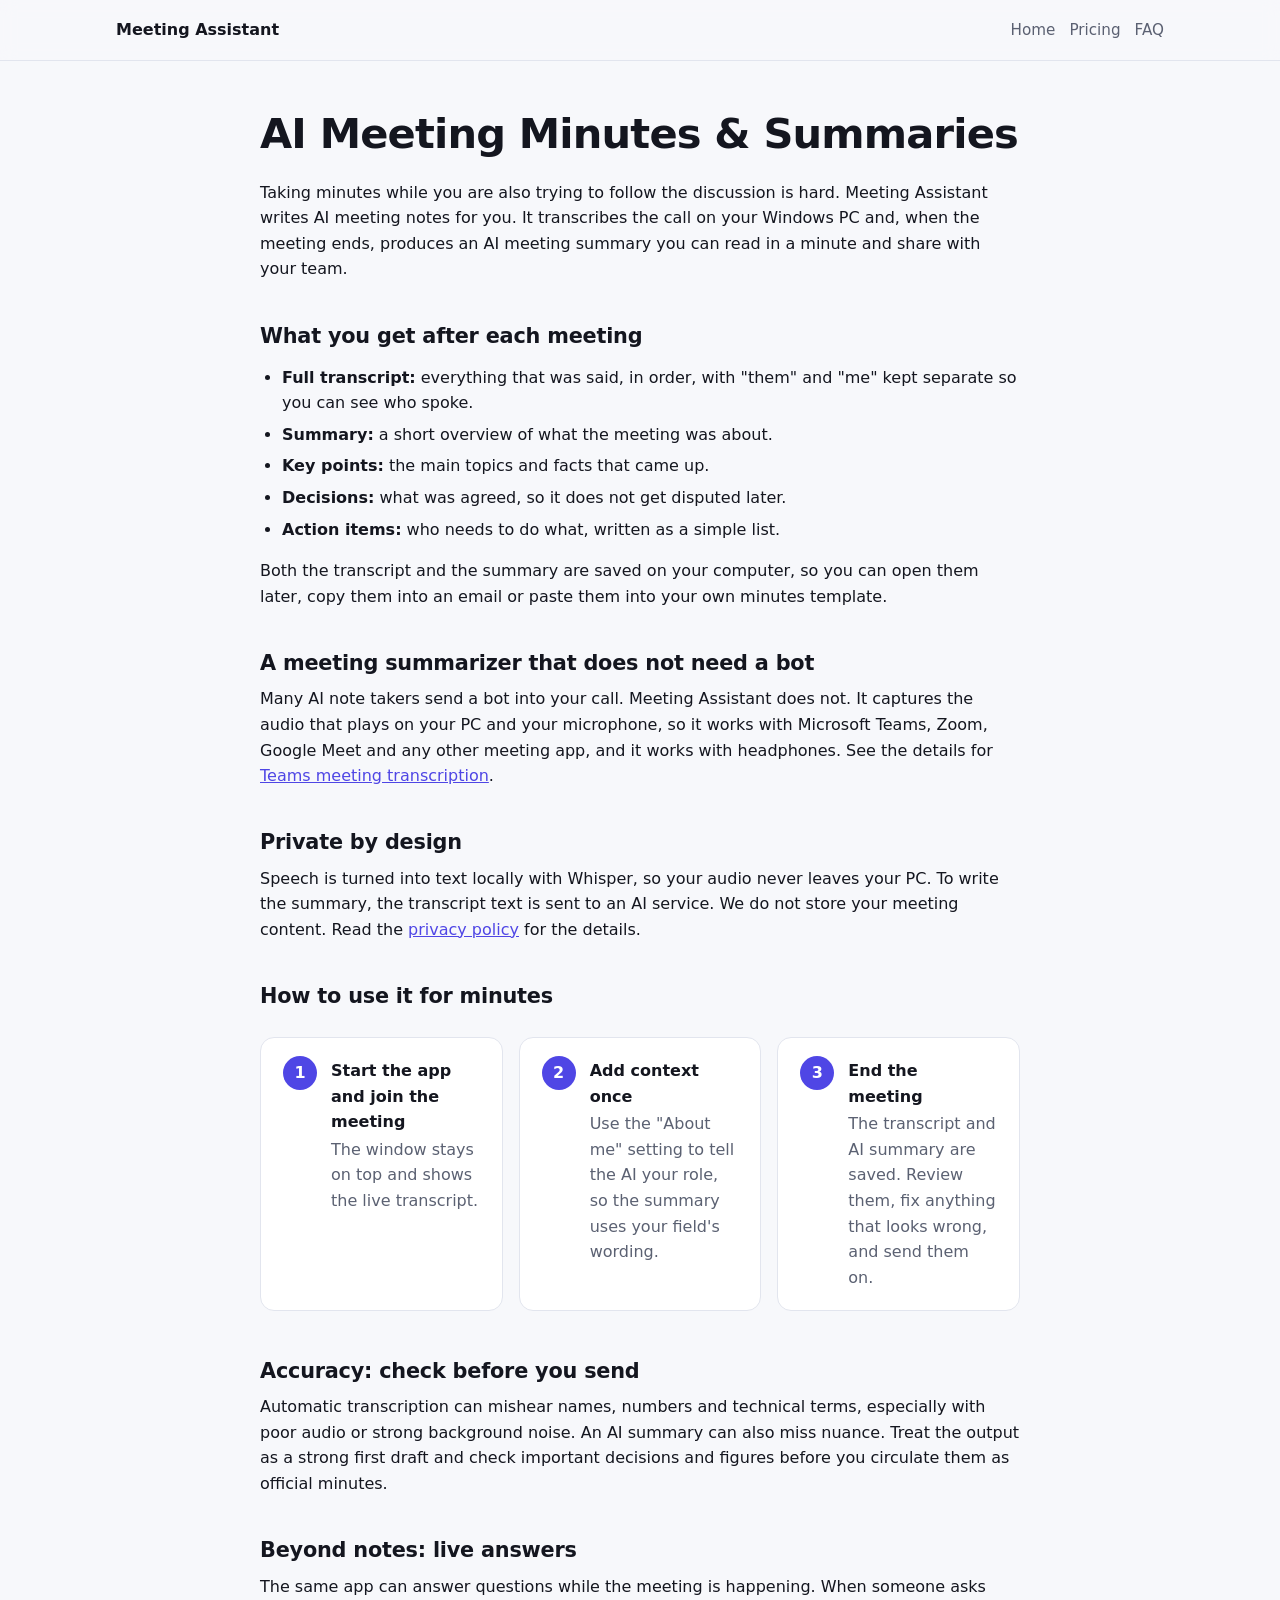
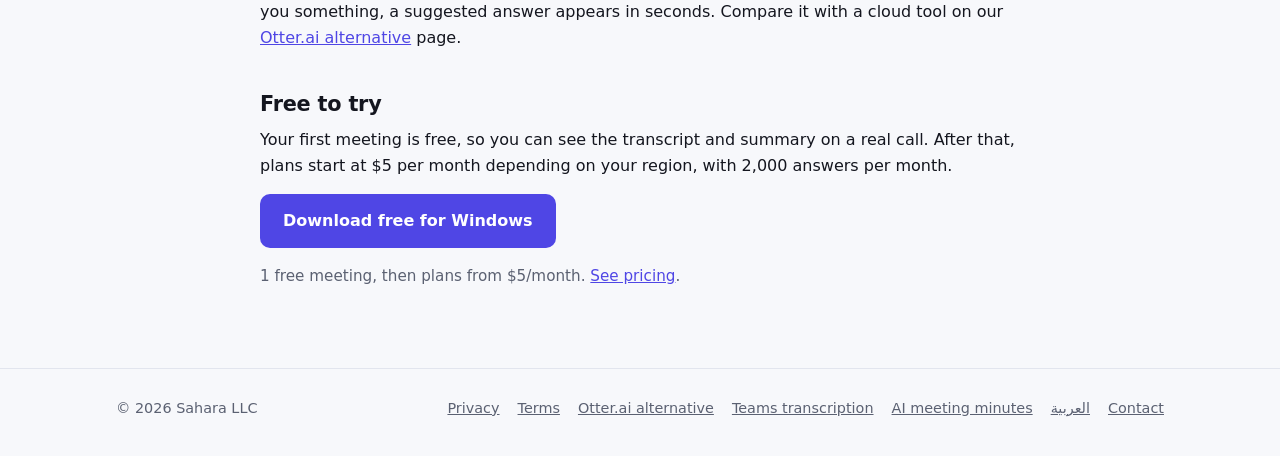
<file: ai-meeting-minutes.html>
<!doctype html>
<html lang="en">
<head>
  <meta charset="utf-8">
  <meta name="viewport" content="width=device-width, initial-scale=1">
  <title>AI Meeting Minutes & Summaries | AI Meeting Assistant</title>
  <meta name="description" content="Get AI meeting minutes automatically: a full transcript plus a summary with key points, decisions and action items, saved on your PC after every meeting.">
  <link rel="canonical" href="https://meeting-assistant.spinofwheels.com/ai-meeting-minutes.html">
  <meta property="og:type" content="website">
  <meta property="og:title" content="AI Meeting Minutes & Summaries for Windows | Meeting Assistant">
  <meta property="og:description" content="Get AI meeting minutes automatically: a full transcript plus a summary with key points, decisions and action items, saved on your PC after every meeting.">
  <meta property="og:url" content="https://meeting-assistant.spinofwheels.com/ai-meeting-minutes.html">
  <meta property="og:image" content="https://meeting-assistant.spinofwheels.com/og-image.png">
  <meta name="twitter:card" content="summary_large_image">
  <link rel="stylesheet" href="style.css?v=3">
</head>
<body>

  <header class="site-header">
    <nav class="container nav" aria-label="Main">
      <a href="index.html" class="brand">Meeting Assistant</a>
      <div class="nav-links">
        <a href="index.html">Home</a>
        <a href="index.html#pricing">Pricing</a>
        <a href="index.html#faq">FAQ</a>
      </div>
    </nav>
  </header>

  <main class="container legal">
    <h1>AI Meeting Minutes &amp; Summaries</h1>

    <p>Taking minutes while you are also trying to follow the discussion is hard. Meeting Assistant writes AI meeting notes for you. It transcribes the call on your Windows PC and, when the meeting ends, produces an AI meeting summary you can read in a minute and share with your team.</p>

    <h2>What you get after each meeting</h2>
    <ul>
      <li><strong>Full transcript:</strong> everything that was said, in order, with "them" and "me" kept separate so you can see who spoke.</li>
      <li><strong>Summary:</strong> a short overview of what the meeting was about.</li>
      <li><strong>Key points:</strong> the main topics and facts that came up.</li>
      <li><strong>Decisions:</strong> what was agreed, so it does not get disputed later.</li>
      <li><strong>Action items:</strong> who needs to do what, written as a simple list.</li>
    </ul>
    <p>Both the transcript and the summary are saved on your computer, so you can open them later, copy them into an email or paste them into your own minutes template.</p>

    <h2>A meeting summarizer that does not need a bot</h2>
    <p>Many AI note takers send a bot into your call. Meeting Assistant does not. It captures the audio that plays on your PC and your microphone, so it works with Microsoft Teams, Zoom, Google Meet and any other meeting app, and it works with headphones. See the details for <a href="teams-meeting-transcription.html">Teams meeting transcription</a>.</p>

    <h2>Private by design</h2>
    <p>Speech is turned into text locally with Whisper, so your audio never leaves your PC. To write the summary, the transcript text is sent to an AI service. We do not store your meeting content. Read the <a href="privacy.html">privacy policy</a> for the details.</p>

    <h2>How to use it for minutes</h2>
    <ol class="steps">
      <li><strong>Start the app and join the meeting</strong>The window stays on top and shows the live transcript.</li>
      <li><strong>Add context once</strong>Use the "About me" setting to tell the AI your role, so the summary uses your field's wording.</li>
      <li><strong>End the meeting</strong>The transcript and AI summary are saved. Review them, fix anything that looks wrong, and send them on.</li>
    </ol>

    <h2>Accuracy: check before you send</h2>
    <p>Automatic transcription can mishear names, numbers and technical terms, especially with poor audio or strong background noise. An AI summary can also miss nuance. Treat the output as a strong first draft and check important decisions and figures before you circulate them as official minutes.</p>

    <h2>Beyond notes: live answers</h2>
    <p>The same app can answer questions while the meeting is happening. When someone asks you something, a suggested answer appears in seconds. Compare it with a cloud tool on our <a href="otter-alternative.html">Otter.ai alternative</a> page.</p>

    <h2>Free to try</h2>
    <p>Your first meeting is free, so you can see the transcript and summary on a real call. After that, plans start at $5 per month depending on your region, with 2,000 answers per month.</p>
    <p><a class="btn btn-primary" href="https://github.com/mali128999-dot/meeting-assistant/releases/latest/download/MeetingAssistant-Setup.exe">Download free for Windows</a></p>
    <p class="updated">1 free meeting, then plans from $5/month. <a href="index.html#pricing">See pricing</a>.</p>

  </main>

  <footer class="site-footer">
    <div class="container footer-inner">
      <span>&copy; 2026 Sahara LLC</span>
      <nav class="footer-links" aria-label="Legal">
        <a href="privacy.html">Privacy</a>
        <a href="terms.html">Terms</a>
        <a href="otter-alternative.html">Otter.ai alternative</a>
        <a href="teams-meeting-transcription.html">Teams transcription</a>
        <a href="ai-meeting-minutes.html">AI meeting minutes</a>
        <a href="ar.html" hreflang="ar" lang="ar">العربية</a>
        <a href="index.html#contact">Contact</a>
      </nav>
    </div>
  </footer>

</body>
</html>
</file>
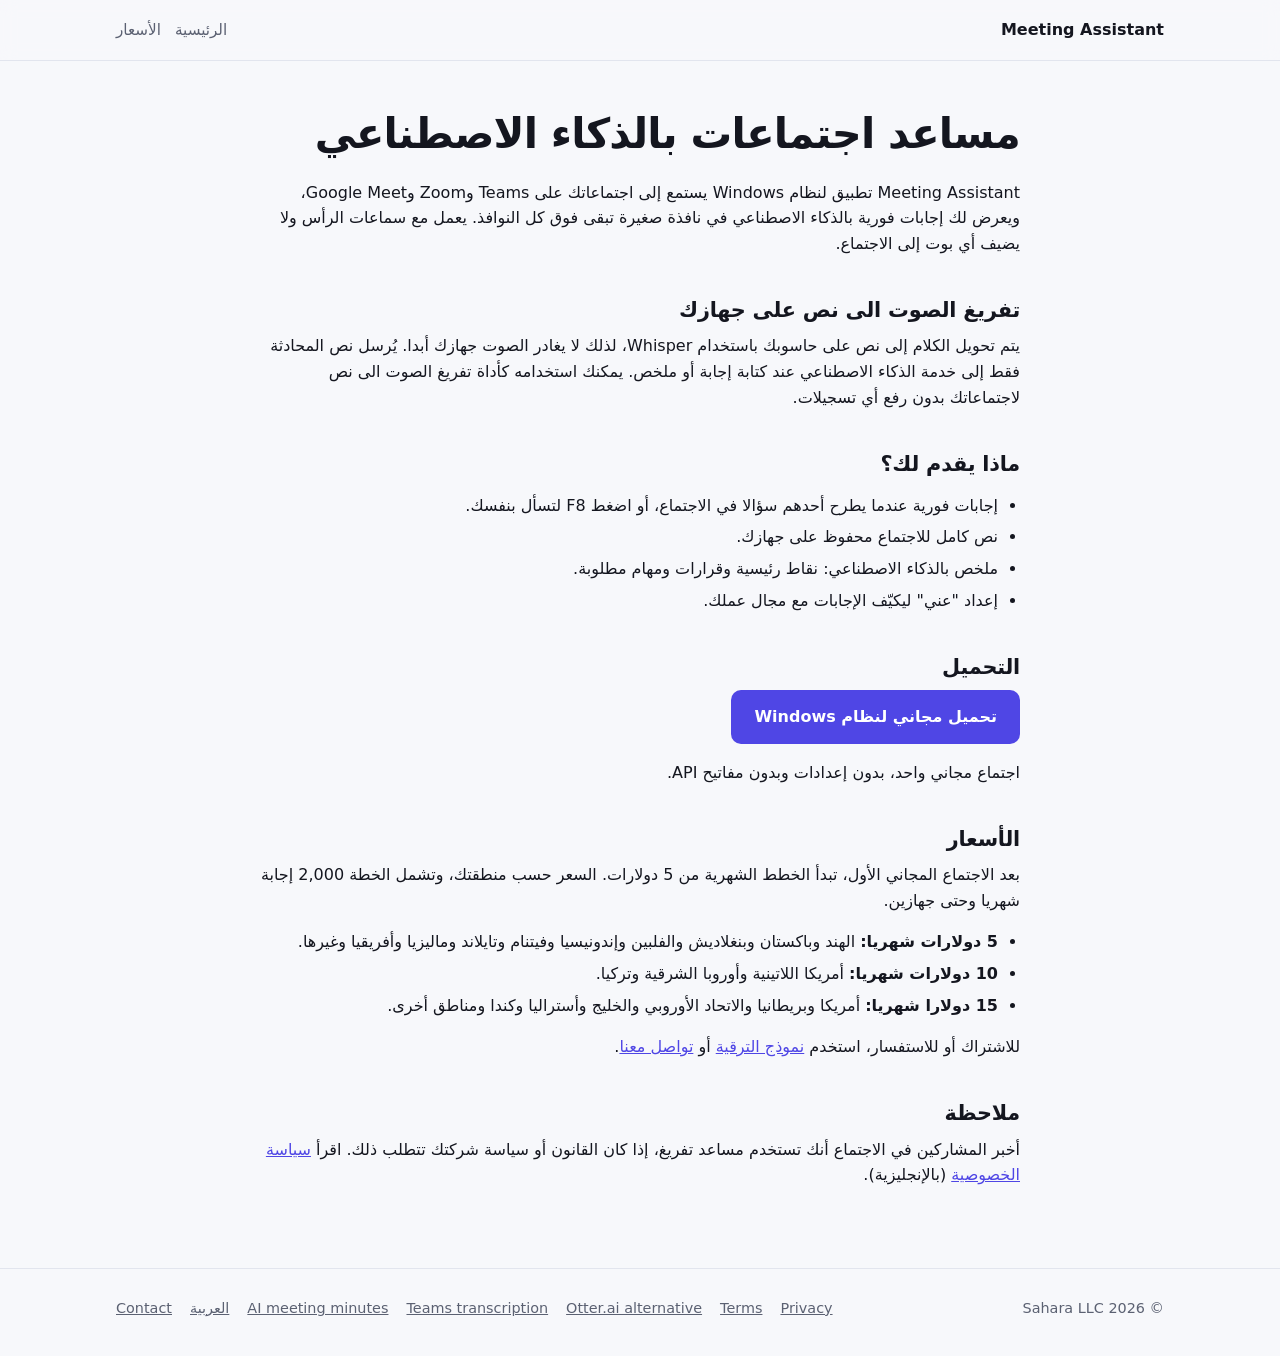
<file: ar.html>
<!doctype html>
<html lang="ar" dir="rtl">
<head>
  <meta charset="utf-8">
  <meta name="viewport" content="width=device-width, initial-scale=1">
  <title>مساعد اجتماعات بالذكاء الاصطناعي لنظام Windows | Meeting Assistant</title>
  <meta name="description" content="مساعد اجتماعات بالذكاء الاصطناعي لنظام Windows: تفريغ الصوت الى نص محليا، وإجابات فورية، وملخص وملاحظات للاجتماع. اجتماع مجاني واحد.">
  <link rel="canonical" href="https://meeting-assistant.spinofwheels.com/ar.html">
  <meta property="og:type" content="website">
  <meta property="og:title" content="مساعد اجتماعات بالذكاء الاصطناعي لنظام Windows | Meeting Assistant">
  <meta property="og:description" content="مساعد اجتماعات بالذكاء الاصطناعي لنظام Windows: تفريغ الصوت الى نص محليا، وإجابات فورية، وملخص وملاحظات للاجتماع. اجتماع مجاني واحد.">
  <meta property="og:url" content="https://meeting-assistant.spinofwheels.com/ar.html">
  <meta property="og:image" content="https://meeting-assistant.spinofwheels.com/og-image.png">
  <meta name="twitter:card" content="summary_large_image">
  <link rel="stylesheet" href="style.css?v=3">
</head>
<body>

  <header class="site-header">
    <nav class="container nav" aria-label="Main">
      <a href="index.html" class="brand">Meeting Assistant</a>
      <div class="nav-links">
        <a href="index.html">الرئيسية</a>
        <a href="#pricing">الأسعار</a>
      </div>
    </nav>
  </header>

  <main class="container legal">
    <h1>مساعد اجتماعات بالذكاء الاصطناعي</h1>

    <p>Meeting Assistant تطبيق لنظام Windows يستمع إلى اجتماعاتك على Teams وZoom وGoogle Meet، ويعرض لك إجابات فورية بالذكاء الاصطناعي في نافذة صغيرة تبقى فوق كل النوافذ. يعمل مع سماعات الرأس ولا يضيف أي بوت إلى الاجتماع.</p>

    <h2>تفريغ الصوت الى نص على جهازك</h2>
    <p>يتم تحويل الكلام إلى نص على حاسوبك باستخدام Whisper، لذلك لا يغادر الصوت جهازك أبدا. يُرسل نص المحادثة فقط إلى خدمة الذكاء الاصطناعي عند كتابة إجابة أو ملخص. يمكنك استخدامه كأداة تفريغ الصوت الى نص لاجتماعاتك بدون رفع أي تسجيلات.</p>

    <h2>ماذا يقدم لك؟</h2>
    <ul>
      <li>إجابات فورية عندما يطرح أحدهم سؤالا في الاجتماع، أو اضغط F8 لتسأل بنفسك.</li>
      <li>نص كامل للاجتماع محفوظ على جهازك.</li>
      <li>ملخص بالذكاء الاصطناعي: نقاط رئيسية وقرارات ومهام مطلوبة.</li>
      <li>إعداد "عني" ليكيّف الإجابات مع مجال عملك.</li>
    </ul>

    <h2>التحميل</h2>
    <p><a class="btn btn-primary" href="https://github.com/mali128999-dot/meeting-assistant/releases/latest/download/MeetingAssistant-Setup.exe">تحميل مجاني لنظام Windows</a></p>
    <p>اجتماع مجاني واحد، بدون إعدادات وبدون مفاتيح API.</p>

    <h2 id="pricing">الأسعار</h2>
    <p>بعد الاجتماع المجاني الأول، تبدأ الخطط الشهرية من 5 دولارات. السعر حسب منطقتك، وتشمل الخطة 2,000 إجابة شهريا وحتى جهازين.</p>
    <ul>
      <li><strong>5 دولارات شهريا:</strong> الهند وباكستان وبنغلاديش والفلبين وإندونيسيا وفيتنام وتايلاند وماليزيا وأفريقيا وغيرها.</li>
      <li><strong>10 دولارات شهريا:</strong> أمريكا اللاتينية وأوروبا الشرقية وتركيا.</li>
      <li><strong>15 دولارا شهريا:</strong> أمريكا وبريطانيا والاتحاد الأوروبي والخليج وأستراليا وكندا ومناطق أخرى.</li>
    </ul>
    <p>للاشتراك أو للاستفسار، استخدم <a href="index.html#upgrade">نموذج الترقية</a> أو <a href="index.html#contact">تواصل معنا</a>.</p>

    <h2>ملاحظة</h2>
    <p>أخبر المشاركين في الاجتماع أنك تستخدم مساعد تفريغ، إذا كان القانون أو سياسة شركتك تتطلب ذلك. اقرأ <a href="privacy.html">سياسة الخصوصية</a> (بالإنجليزية).</p>

  </main>

  <footer class="site-footer">
    <div class="container footer-inner">
      <span>&copy; 2026 Sahara LLC</span>
      <nav class="footer-links" aria-label="Legal">
        <a href="privacy.html">Privacy</a>
        <a href="terms.html">Terms</a>
        <a href="otter-alternative.html">Otter.ai alternative</a>
        <a href="teams-meeting-transcription.html">Teams transcription</a>
        <a href="ai-meeting-minutes.html">AI meeting minutes</a>
        <a href="ar.html" hreflang="ar" lang="ar">العربية</a>
        <a href="index.html#contact">Contact</a>
      </nav>
    </div>
  </footer>

</body>
</html>
</file>
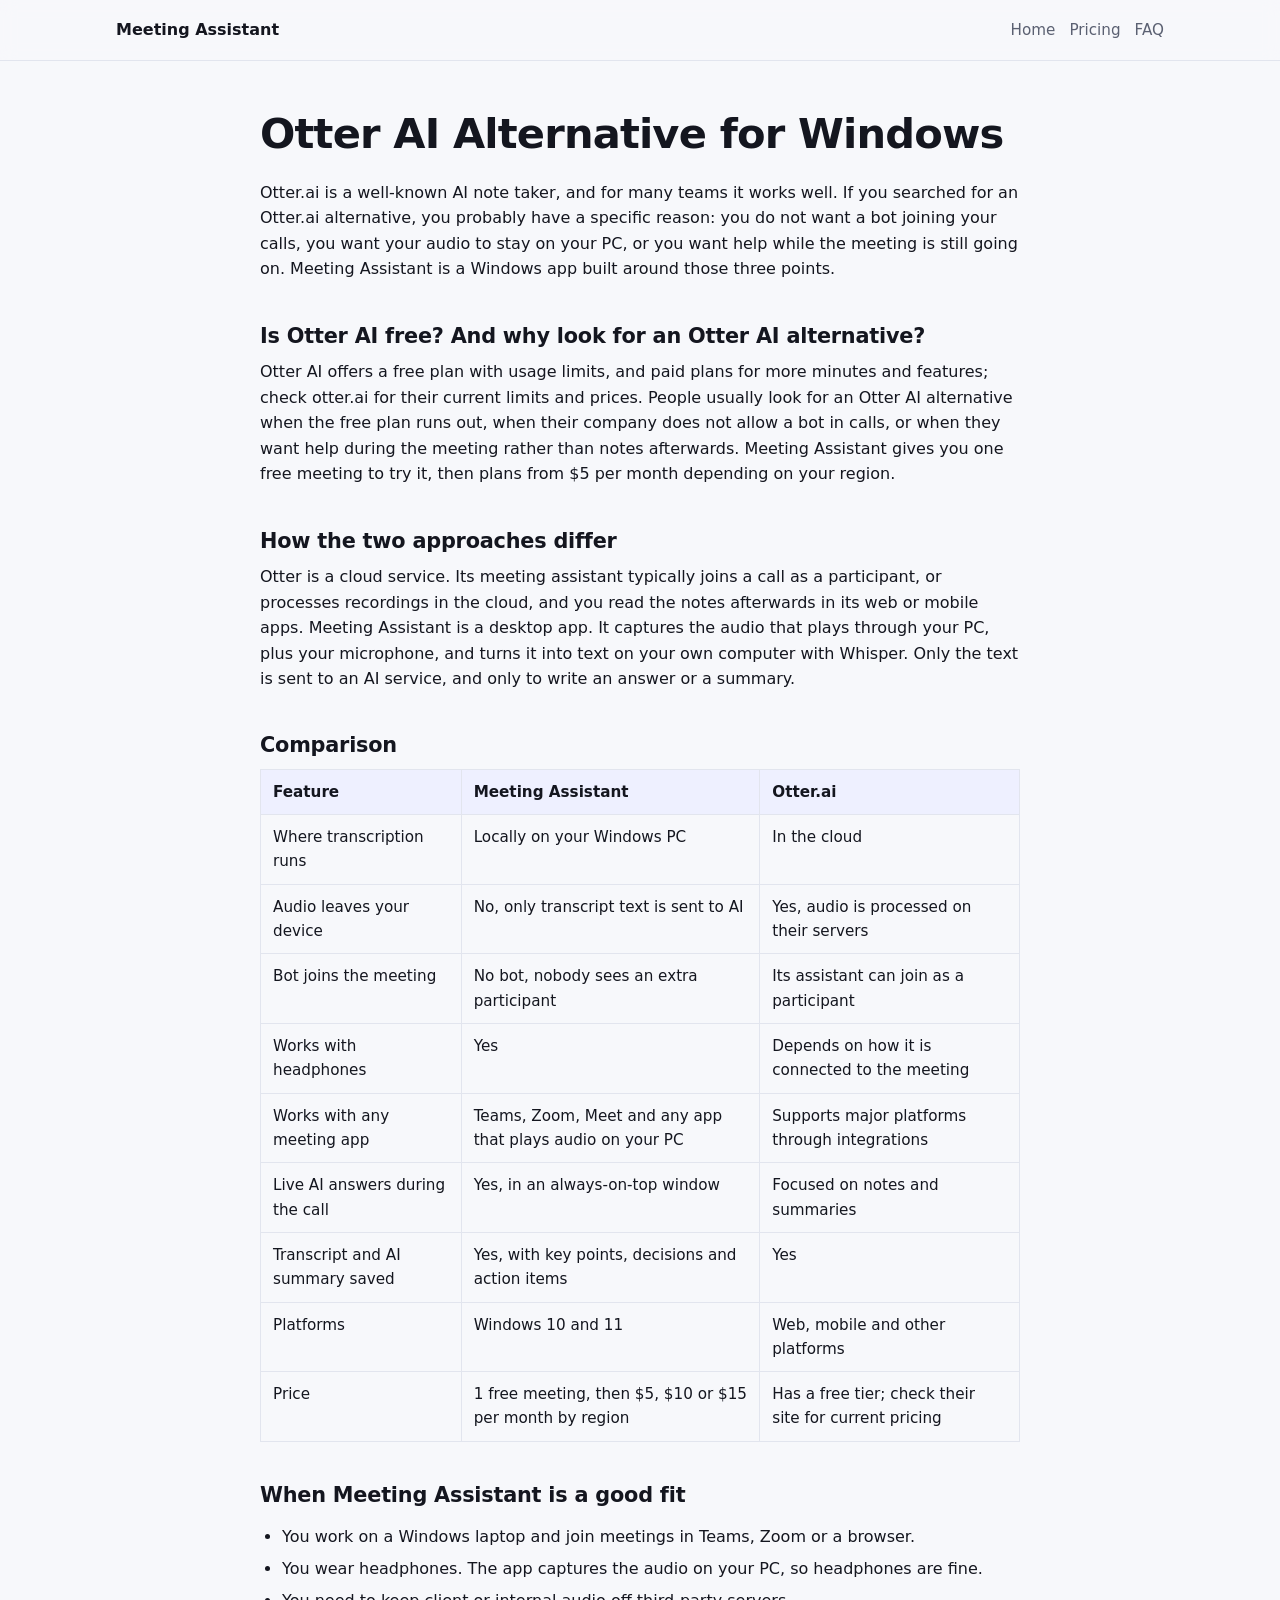
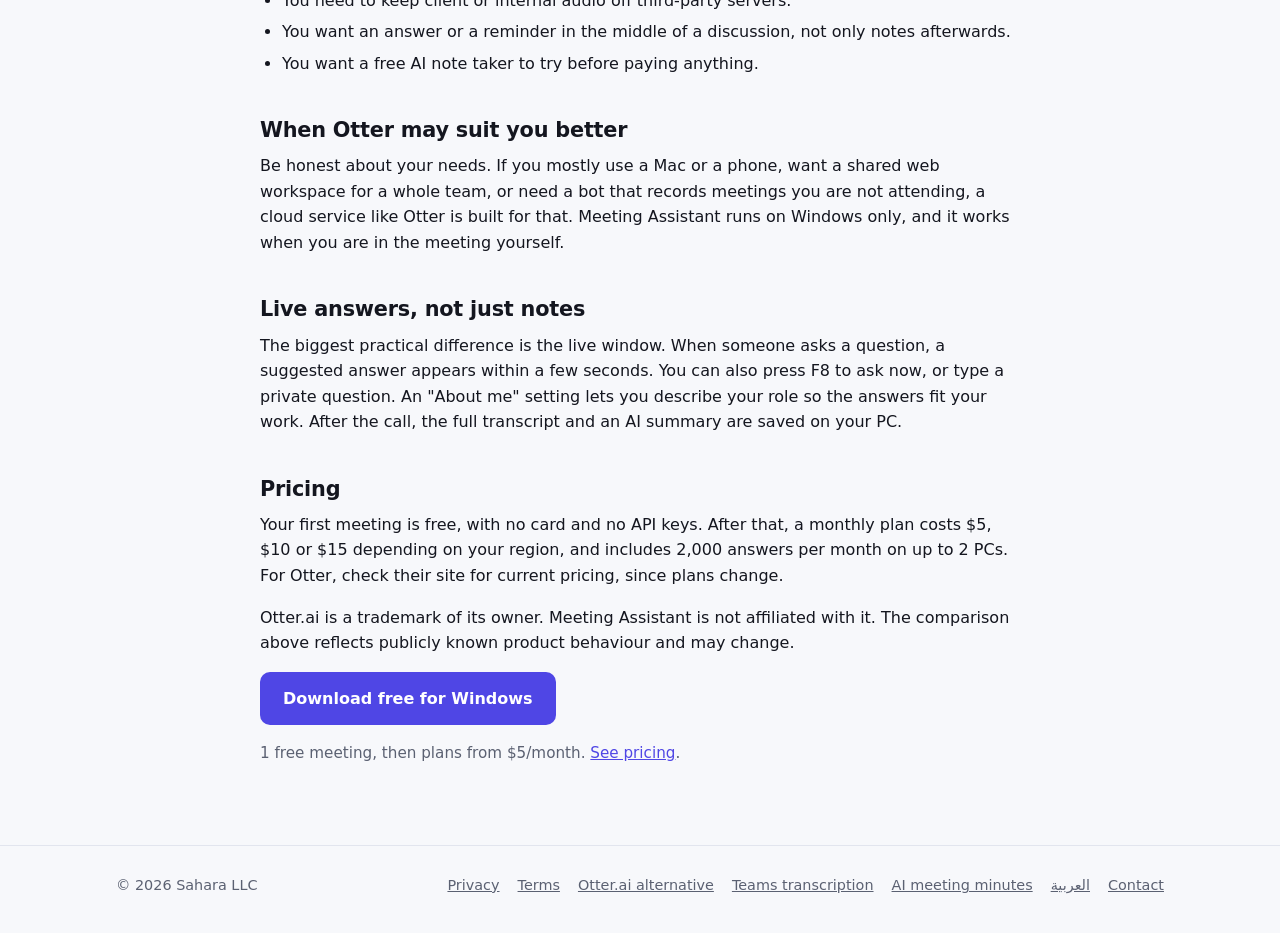
<file: otter-alternative.html>
<!doctype html>
<html lang="en">
<head>
  <meta charset="utf-8">
  <meta name="viewport" content="width=device-width, initial-scale=1">
  <title>Otter AI Alternative for Windows | AI Meeting Assistant</title>
  <meta name="description" content="Looking for an Otter AI alternative for Windows? Local transcription, no bot in your call, and live AI answers during the meeting. See the comparison.">
  <link rel="canonical" href="https://meeting-assistant.spinofwheels.com/otter-alternative.html">
  <meta property="og:type" content="website">
  <meta property="og:title" content="Otter.ai Alternative for Windows | Meeting Assistant">
  <meta property="og:description" content="Looking for an Otter AI alternative for Windows? Local transcription, no bot in your call, and live AI answers during the meeting. See the comparison.">
  <meta property="og:url" content="https://meeting-assistant.spinofwheels.com/otter-alternative.html">
  <meta property="og:image" content="https://meeting-assistant.spinofwheels.com/og-image.png">
  <meta name="twitter:card" content="summary_large_image">
  <link rel="stylesheet" href="style.css?v=3">
</head>
<body>

  <header class="site-header">
    <nav class="container nav" aria-label="Main">
      <a href="index.html" class="brand">Meeting Assistant</a>
      <div class="nav-links">
        <a href="index.html">Home</a>
        <a href="index.html#pricing">Pricing</a>
        <a href="index.html#faq">FAQ</a>
      </div>
    </nav>
  </header>

  <main class="container legal">
    <h1>Otter AI Alternative for Windows</h1>

    <p>Otter.ai is a well-known AI note taker, and for many teams it works well. If you searched for an Otter.ai alternative, you probably have a specific reason: you do not want a bot joining your calls, you want your audio to stay on your PC, or you want help while the meeting is still going on. Meeting Assistant is a Windows app built around those three points.</p>

    <h2>Is Otter AI free? And why look for an Otter AI alternative?</h2>
    <p>Otter AI offers a free plan with usage limits, and paid plans for more minutes and features; check otter.ai for their current limits and prices. People usually look for an Otter AI alternative when the free plan runs out, when their company does not allow a bot in calls, or when they want help during the meeting rather than notes afterwards. Meeting Assistant gives you one free meeting to try it, then plans from $5 per month depending on your region.</p>

    <h2>How the two approaches differ</h2>
    <p>Otter is a cloud service. Its meeting assistant typically joins a call as a participant, or processes recordings in the cloud, and you read the notes afterwards in its web or mobile apps. Meeting Assistant is a desktop app. It captures the audio that plays through your PC, plus your microphone, and turns it into text on your own computer with Whisper. Only the text is sent to an AI service, and only to write an answer or a summary.</p>

    <h2>Comparison</h2>
    <div class="table-wrap">
    <table>
      <thead><tr><th>Feature</th><th>Meeting Assistant</th><th>Otter.ai</th></tr></thead>
      <tbody>
        <tr><td>Where transcription runs</td><td>Locally on your Windows PC</td><td>In the cloud</td></tr>
        <tr><td>Audio leaves your device</td><td>No, only transcript text is sent to AI</td><td>Yes, audio is processed on their servers</td></tr>
        <tr><td>Bot joins the meeting</td><td>No bot, nobody sees an extra participant</td><td>Its assistant can join as a participant</td></tr>
        <tr><td>Works with headphones</td><td>Yes</td><td>Depends on how it is connected to the meeting</td></tr>
        <tr><td>Works with any meeting app</td><td>Teams, Zoom, Meet and any app that plays audio on your PC</td><td>Supports major platforms through integrations</td></tr>
        <tr><td>Live AI answers during the call</td><td>Yes, in an always-on-top window</td><td>Focused on notes and summaries</td></tr>
        <tr><td>Transcript and AI summary saved</td><td>Yes, with key points, decisions and action items</td><td>Yes</td></tr>
        <tr><td>Platforms</td><td>Windows 10 and 11</td><td>Web, mobile and other platforms</td></tr>
        <tr><td>Price</td><td>1 free meeting, then $5, $10 or $15 per month by region</td><td>Has a free tier; check their site for current pricing</td></tr>
      </tbody>
    </table>
    </div>

    <h2>When Meeting Assistant is a good fit</h2>
    <ul>
      <li>You work on a Windows laptop and join meetings in Teams, Zoom or a browser.</li>
      <li>You wear headphones. The app captures the audio on your PC, so headphones are fine.</li>
      <li>You need to keep client or internal audio off third-party servers.</li>
      <li>You want an answer or a reminder in the middle of a discussion, not only notes afterwards.</li>
      <li>You want a free AI note taker to try before paying anything.</li>
    </ul>

    <h2>When Otter may suit you better</h2>
    <p>Be honest about your needs. If you mostly use a Mac or a phone, want a shared web workspace for a whole team, or need a bot that records meetings you are not attending, a cloud service like Otter is built for that. Meeting Assistant runs on Windows only, and it works when you are in the meeting yourself.</p>

    <h2>Live answers, not just notes</h2>
    <p>The biggest practical difference is the live window. When someone asks a question, a suggested answer appears within a few seconds. You can also press F8 to ask now, or type a private question. An "About me" setting lets you describe your role so the answers fit your work. After the call, the full transcript and an AI summary are saved on your PC.</p>

    <h2>Pricing</h2>
    <p>Your first meeting is free, with no card and no API keys. After that, a monthly plan costs $5, $10 or $15 depending on your region, and includes 2,000 answers per month on up to 2 PCs. For Otter, check their site for current pricing, since plans change.</p>

    <p>Otter.ai is a trademark of its owner. Meeting Assistant is not affiliated with it. The comparison above reflects publicly known product behaviour and may change.</p>
    <p><a class="btn btn-primary" href="https://github.com/mali128999-dot/meeting-assistant/releases/latest/download/MeetingAssistant-Setup.exe">Download free for Windows</a></p>
    <p class="updated">1 free meeting, then plans from $5/month. <a href="index.html#pricing">See pricing</a>.</p>

  </main>

  <footer class="site-footer">
    <div class="container footer-inner">
      <span>&copy; 2026 Sahara LLC</span>
      <nav class="footer-links" aria-label="Legal">
        <a href="privacy.html">Privacy</a>
        <a href="terms.html">Terms</a>
        <a href="otter-alternative.html">Otter.ai alternative</a>
        <a href="teams-meeting-transcription.html">Teams transcription</a>
        <a href="ai-meeting-minutes.html">AI meeting minutes</a>
        <a href="ar.html" hreflang="ar" lang="ar">العربية</a>
        <a href="index.html#contact">Contact</a>
      </nav>
    </div>
  </footer>

</body>
</html>
</file>
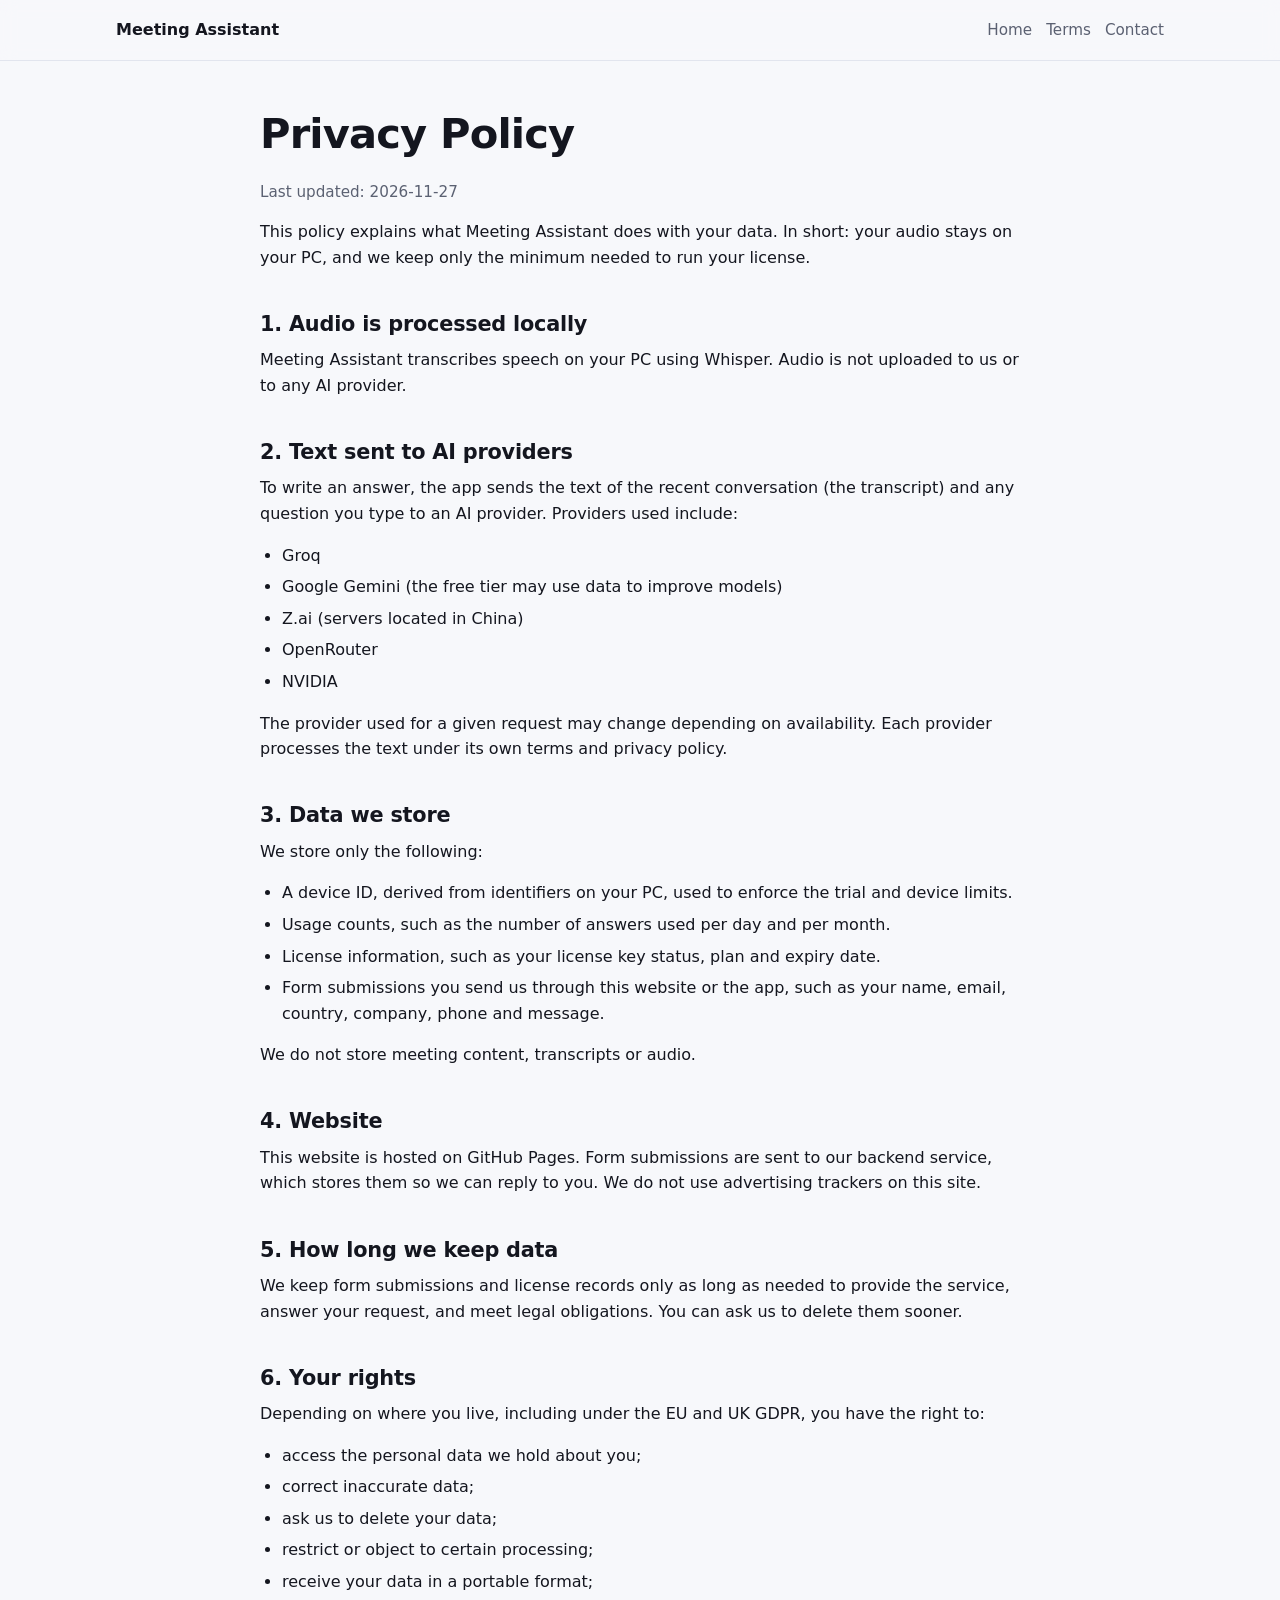
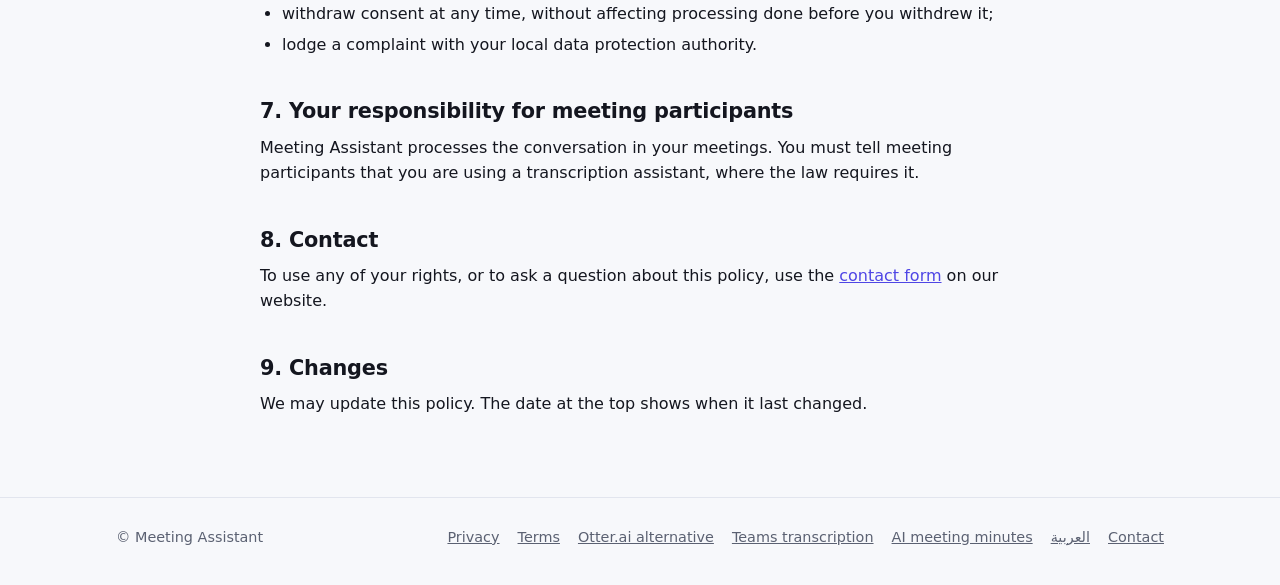
<file: privacy.html>
<!doctype html>
<html lang="en">
<head>
  <meta charset="utf-8">
  <meta name="viewport" content="width=device-width, initial-scale=1">
  <title>Privacy Policy | AI Meeting Assistant</title>
  <meta name="description" content="How Meeting Assistant handles your audio, transcript text, and personal data.">
  <link rel="canonical" href="https://meeting-assistant.spinofwheels.com/privacy.html">
  <link rel="stylesheet" href="style.css?v=3">
</head>
<body>

  <header class="site-header">
    <nav class="container nav" aria-label="Main">
      <a href="index.html" class="brand">Meeting Assistant</a>
      <div class="nav-links">
        <a href="index.html">Home</a>
        <a href="terms.html">Terms</a>
        <a href="index.html#contact">Contact</a>
      </div>
    </nav>
  </header>

  <main class="container legal">
    <h1>Privacy Policy</h1>
    <p class="updated">Last updated: 2026-11-27</p>

    <p>This policy explains what Meeting Assistant does with your data. In short: your audio stays on your PC, and we keep only the minimum needed to run your license.</p>

    <h2>1. Audio is processed locally</h2>
    <p>Meeting Assistant transcribes speech on your PC using Whisper. Audio is not uploaded to us or to any AI provider.</p>

    <h2>2. Text sent to AI providers</h2>
    <p>To write an answer, the app sends the text of the recent conversation (the transcript) and any question you type to an AI provider. Providers used include:</p>
    <ul>
      <li>Groq</li>
      <li>Google Gemini (the free tier may use data to improve models)</li>
      <li>Z.ai (servers located in China)</li>
      <li>OpenRouter</li>
      <li>NVIDIA</li>
    </ul>
    <p>The provider used for a given request may change depending on availability. Each provider processes the text under its own terms and privacy policy.</p>

    <h2>3. Data we store</h2>
    <p>We store only the following:</p>
    <ul>
      <li>A device ID, derived from identifiers on your PC, used to enforce the trial and device limits.</li>
      <li>Usage counts, such as the number of answers used per day and per month.</li>
      <li>License information, such as your license key status, plan and expiry date.</li>
      <li>Form submissions you send us through this website or the app, such as your name, email, country, company, phone and message.</li>
    </ul>
    <p>We do not store meeting content, transcripts or audio.</p>

    <h2>4. Website</h2>
    <p>This website is hosted on GitHub Pages. Form submissions are sent to our backend service, which stores them so we can reply to you. We do not use advertising trackers on this site.</p>

    <h2>5. How long we keep data</h2>
    <p>We keep form submissions and license records only as long as needed to provide the service, answer your request, and meet legal obligations. You can ask us to delete them sooner.</p>

    <h2>6. Your rights</h2>
    <p>Depending on where you live, including under the EU and UK GDPR, you have the right to:</p>
    <ul>
      <li>access the personal data we hold about you;</li>
      <li>correct inaccurate data;</li>
      <li>ask us to delete your data;</li>
      <li>restrict or object to certain processing;</li>
      <li>receive your data in a portable format;</li>
      <li>withdraw consent at any time, without affecting processing done before you withdrew it;</li>
      <li>lodge a complaint with your local data protection authority.</li>
    </ul>

    <h2>7. Your responsibility for meeting participants</h2>
    <p>Meeting Assistant processes the conversation in your meetings. You must tell meeting participants that you are using a transcription assistant, where the law requires it.</p>

    <h2>8. Contact</h2>
    <p>To use any of your rights, or to ask a question about this policy, use the <a href="index.html#contact">contact form</a> on our website.</p>

    <h2>9. Changes</h2>
    <p>We may update this policy. The date at the top shows when it last changed.</p>
  </main>

  <footer class="site-footer">
    <div class="container footer-inner">
      <span>&copy; Meeting Assistant</span>
      <nav class="footer-links" aria-label="Legal">
        <a href="privacy.html">Privacy</a>
        <a href="terms.html">Terms</a>
        <a href="otter-alternative.html">Otter.ai alternative</a>
        <a href="teams-meeting-transcription.html">Teams transcription</a>
        <a href="ai-meeting-minutes.html">AI meeting minutes</a>
        <a href="ar.html" hreflang="ar" lang="ar">العربية</a>
        <a href="index.html#contact">Contact</a>
      </nav>
    </div>
  </footer>

</body>
</html>
</file>
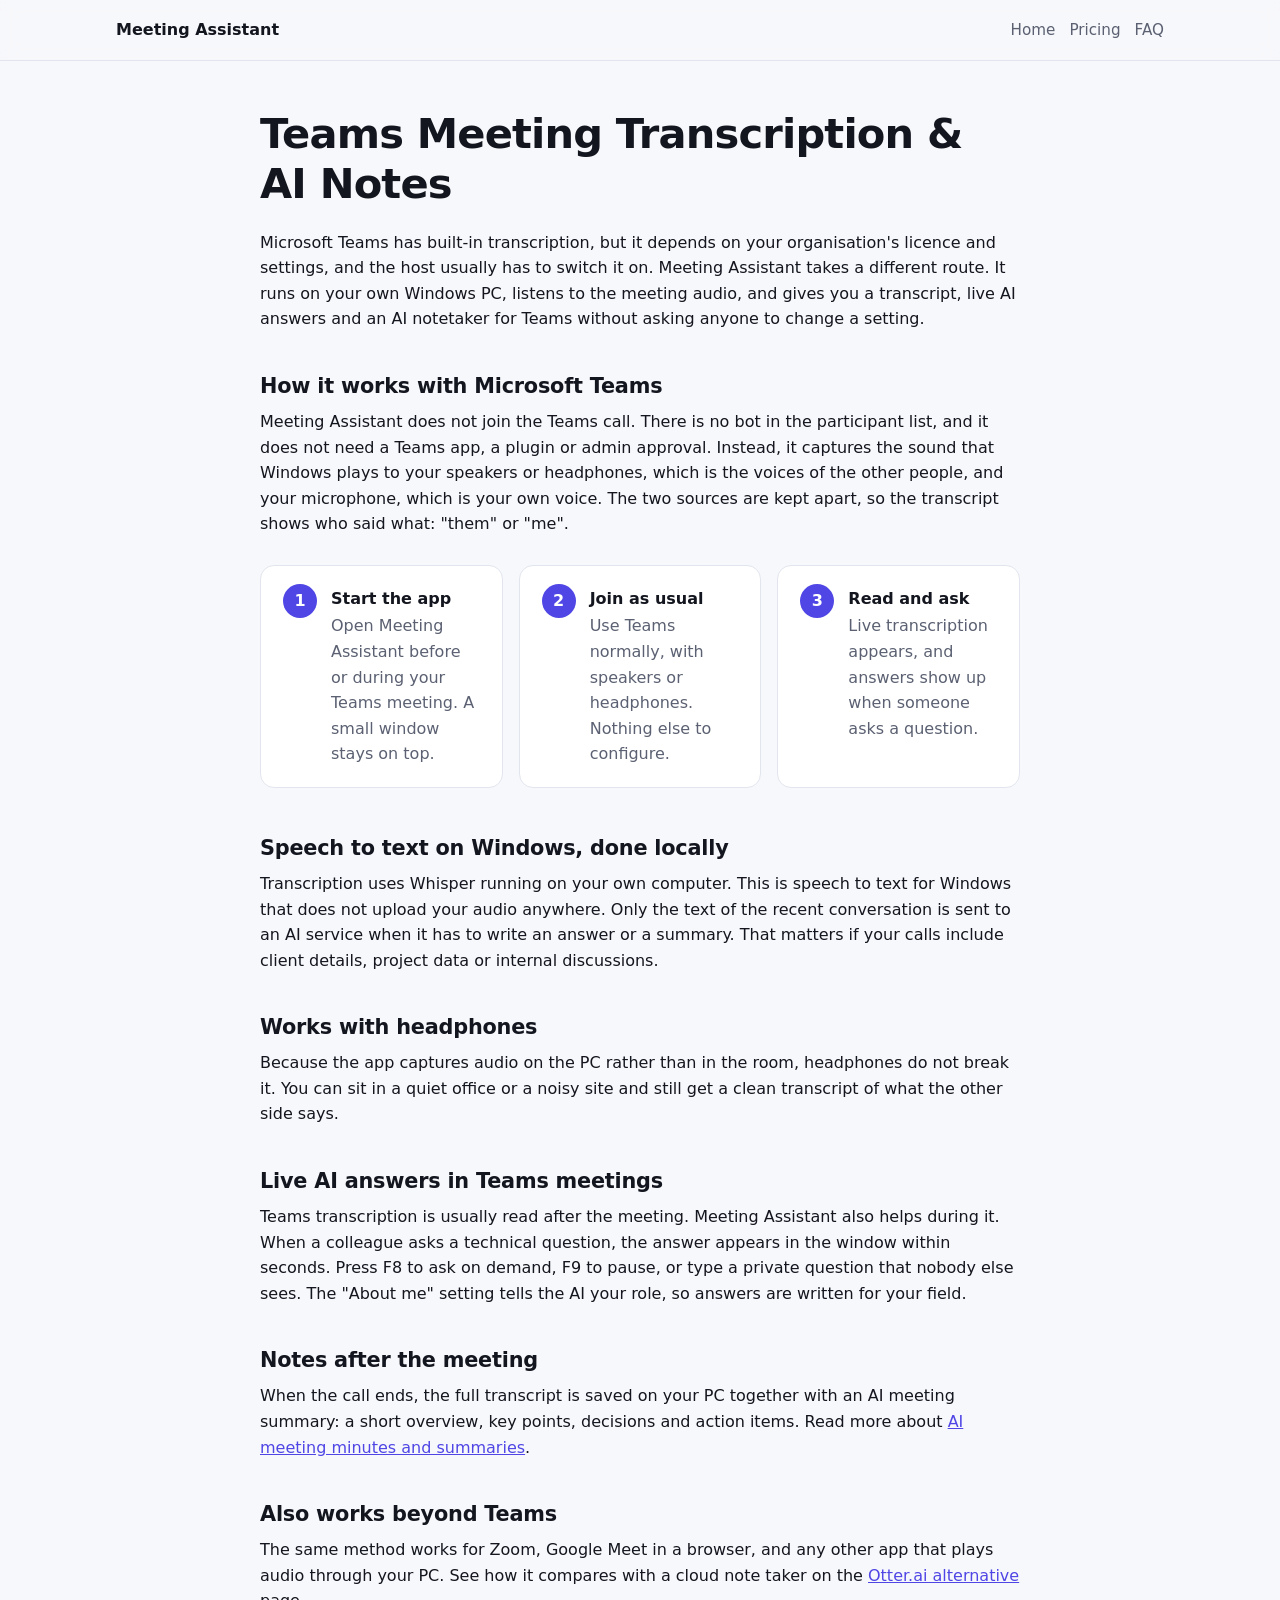
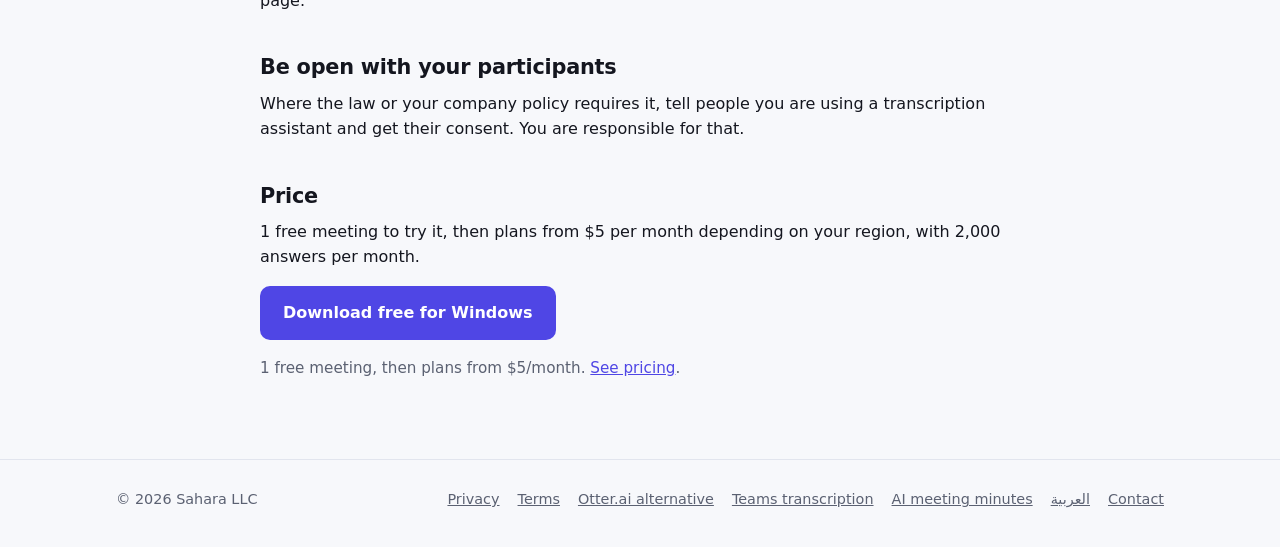
<file: teams-meeting-transcription.html>
<!doctype html>
<html lang="en">
<head>
  <meta charset="utf-8">
  <meta name="viewport" content="width=device-width, initial-scale=1">
  <title>Teams Meeting Transcription & AI Notes | AI Meeting Assistant</title>
  <meta name="description" content="Teams meeting transcription on Windows with no bot. Audio is transcribed on your PC and turned into AI meeting notes and minutes. Try it free.">
  <link rel="canonical" href="https://meeting-assistant.spinofwheels.com/teams-meeting-transcription.html">
  <meta property="og:type" content="website">
  <meta property="og:title" content="Teams Meeting Transcription & AI Notes | Meeting Assistant">
  <meta property="og:description" content="Teams meeting transcription on Windows with no bot. Audio is transcribed on your PC and turned into AI meeting notes and minutes. Try it free.">
  <meta property="og:url" content="https://meeting-assistant.spinofwheels.com/teams-meeting-transcription.html">
  <meta property="og:image" content="https://meeting-assistant.spinofwheels.com/og-image.png">
  <meta name="twitter:card" content="summary_large_image">
  <link rel="stylesheet" href="style.css?v=3">
</head>
<body>

  <header class="site-header">
    <nav class="container nav" aria-label="Main">
      <a href="index.html" class="brand">Meeting Assistant</a>
      <div class="nav-links">
        <a href="index.html">Home</a>
        <a href="index.html#pricing">Pricing</a>
        <a href="index.html#faq">FAQ</a>
      </div>
    </nav>
  </header>

  <main class="container legal">
    <h1>Teams Meeting Transcription &amp; AI Notes</h1>

    <p>Microsoft Teams has built-in transcription, but it depends on your organisation's licence and settings, and the host usually has to switch it on. Meeting Assistant takes a different route. It runs on your own Windows PC, listens to the meeting audio, and gives you a transcript, live AI answers and an AI notetaker for Teams without asking anyone to change a setting.</p>

    <h2>How it works with Microsoft Teams</h2>
    <p>Meeting Assistant does not join the Teams call. There is no bot in the participant list, and it does not need a Teams app, a plugin or admin approval. Instead, it captures the sound that Windows plays to your speakers or headphones, which is the voices of the other people, and your microphone, which is your own voice. The two sources are kept apart, so the transcript shows who said what: "them" or "me".</p>
    <ol class="steps">
      <li><strong>Start the app</strong>Open Meeting Assistant before or during your Teams meeting. A small window stays on top.</li>
      <li><strong>Join as usual</strong>Use Teams normally, with speakers or headphones. Nothing else to configure.</li>
      <li><strong>Read and ask</strong>Live transcription appears, and answers show up when someone asks a question.</li>
    </ol>

    <h2>Speech to text on Windows, done locally</h2>
    <p>Transcription uses Whisper running on your own computer. This is speech to text for Windows that does not upload your audio anywhere. Only the text of the recent conversation is sent to an AI service when it has to write an answer or a summary. That matters if your calls include client details, project data or internal discussions.</p>

    <h2>Works with headphones</h2>
    <p>Because the app captures audio on the PC rather than in the room, headphones do not break it. You can sit in a quiet office or a noisy site and still get a clean transcript of what the other side says.</p>

    <h2>Live AI answers in Teams meetings</h2>
    <p>Teams transcription is usually read after the meeting. Meeting Assistant also helps during it. When a colleague asks a technical question, the answer appears in the window within seconds. Press F8 to ask on demand, F9 to pause, or type a private question that nobody else sees. The "About me" setting tells the AI your role, so answers are written for your field.</p>

    <h2>Notes after the meeting</h2>
    <p>When the call ends, the full transcript is saved on your PC together with an AI meeting summary: a short overview, key points, decisions and action items. Read more about <a href="ai-meeting-minutes.html">AI meeting minutes and summaries</a>.</p>

    <h2>Also works beyond Teams</h2>
    <p>The same method works for Zoom, Google Meet in a browser, and any other app that plays audio through your PC. See how it compares with a cloud note taker on the <a href="otter-alternative.html">Otter.ai alternative</a> page.</p>

    <h2>Be open with your participants</h2>
    <p>Where the law or your company policy requires it, tell people you are using a transcription assistant and get their consent. You are responsible for that.</p>

    <h2>Price</h2>
    <p>1 free meeting to try it, then plans from $5 per month depending on your region, with 2,000 answers per month.</p>
    <p><a class="btn btn-primary" href="https://github.com/mali128999-dot/meeting-assistant/releases/latest/download/MeetingAssistant-Setup.exe">Download free for Windows</a></p>
    <p class="updated">1 free meeting, then plans from $5/month. <a href="index.html#pricing">See pricing</a>.</p>

  </main>

  <footer class="site-footer">
    <div class="container footer-inner">
      <span>&copy; 2026 Sahara LLC</span>
      <nav class="footer-links" aria-label="Legal">
        <a href="privacy.html">Privacy</a>
        <a href="terms.html">Terms</a>
        <a href="otter-alternative.html">Otter.ai alternative</a>
        <a href="teams-meeting-transcription.html">Teams transcription</a>
        <a href="ai-meeting-minutes.html">AI meeting minutes</a>
        <a href="ar.html" hreflang="ar" lang="ar">العربية</a>
        <a href="index.html#contact">Contact</a>
      </nav>
    </div>
  </footer>

</body>
</html>
</file>
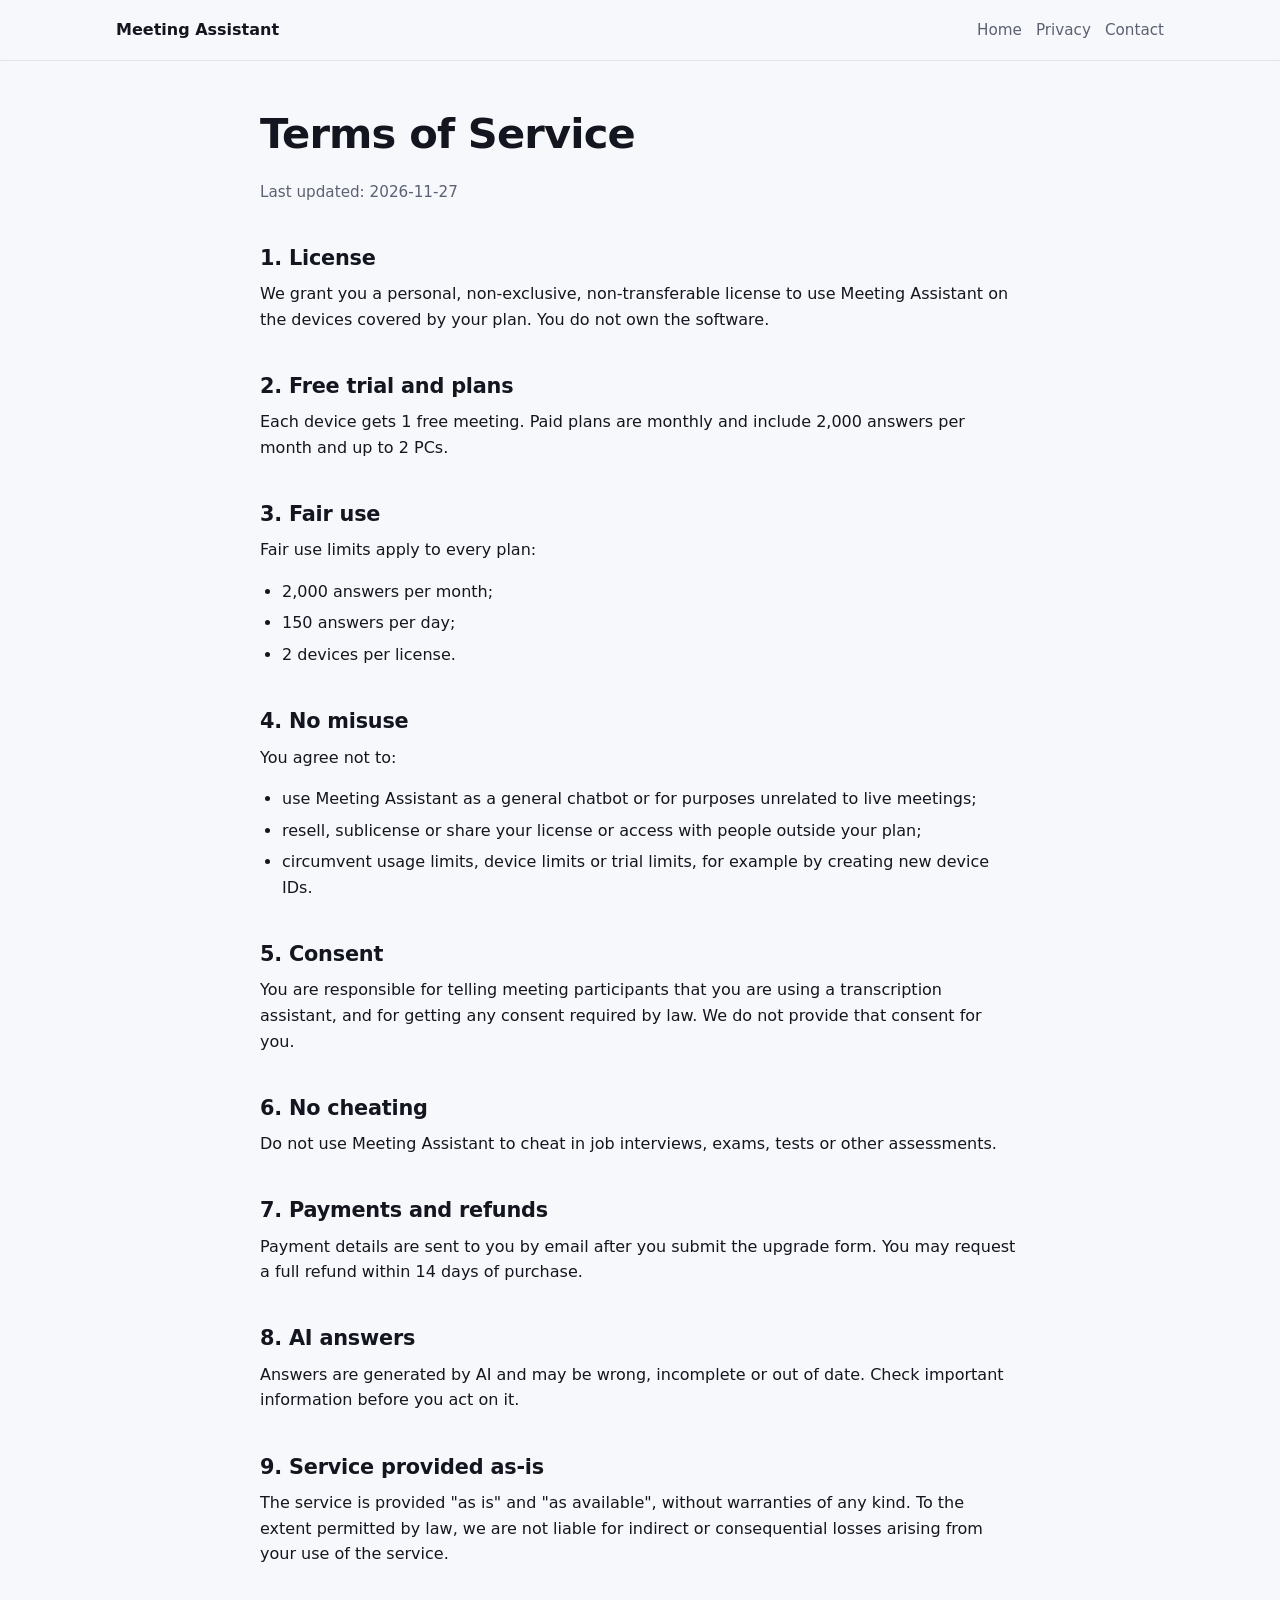
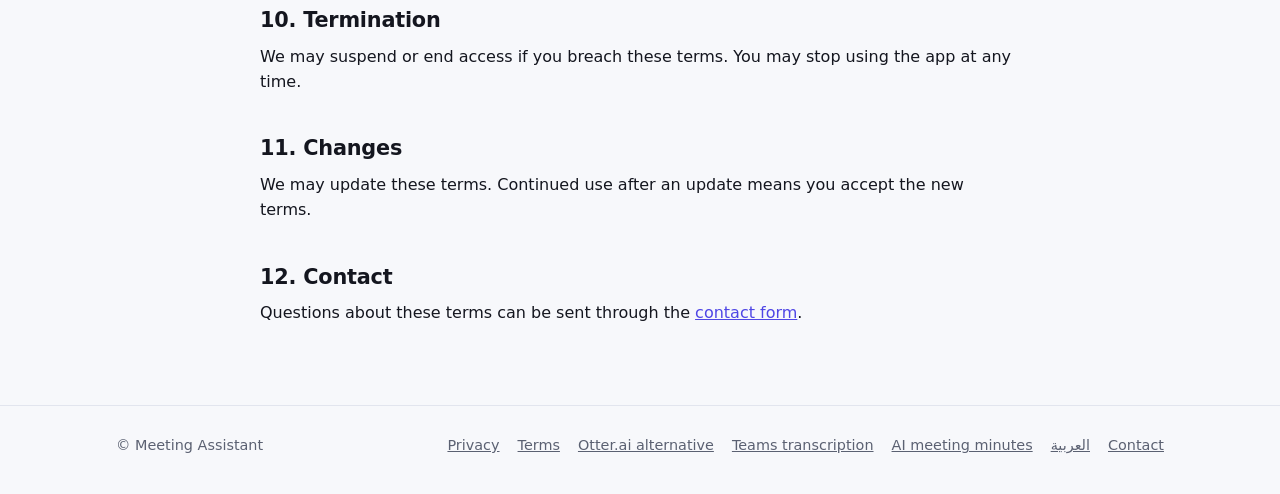
<file: terms.html>
<!doctype html>
<html lang="en">
<head>
  <meta charset="utf-8">
  <meta name="viewport" content="width=device-width, initial-scale=1">
  <title>Terms of Service | AI Meeting Assistant</title>
  <meta name="description" content="Terms for using Meeting Assistant: license, fair use, refunds and responsibilities.">
  <link rel="canonical" href="https://meeting-assistant.spinofwheels.com/terms.html">
  <link rel="stylesheet" href="style.css?v=3">
</head>
<body>

  <header class="site-header">
    <nav class="container nav" aria-label="Main">
      <a href="index.html" class="brand">Meeting Assistant</a>
      <div class="nav-links">
        <a href="index.html">Home</a>
        <a href="privacy.html">Privacy</a>
        <a href="index.html#contact">Contact</a>
      </div>
    </nav>
  </header>

  <main class="container legal">
    <h1>Terms of Service</h1>
    <p class="updated">Last updated: 2026-11-27</p>

    <h2>1. License</h2>
    <p>We grant you a personal, non-exclusive, non-transferable license to use Meeting Assistant on the devices covered by your plan. You do not own the software.</p>

    <h2>2. Free trial and plans</h2>
    <p>Each device gets 1 free meeting. Paid plans are monthly and include 2,000 answers per month and up to 2 PCs.</p>

    <h2>3. Fair use</h2>
    <p>Fair use limits apply to every plan:</p>
    <ul>
      <li>2,000 answers per month;</li>
      <li>150 answers per day;</li>
      <li>2 devices per license.</li>
    </ul>

    <h2>4. No misuse</h2>
    <p>You agree not to:</p>
    <ul>
      <li>use Meeting Assistant as a general chatbot or for purposes unrelated to live meetings;</li>
      <li>resell, sublicense or share your license or access with people outside your plan;</li>
      <li>circumvent usage limits, device limits or trial limits, for example by creating new device IDs.</li>
    </ul>

    <h2>5. Consent</h2>
    <p>You are responsible for telling meeting participants that you are using a transcription assistant, and for getting any consent required by law. We do not provide that consent for you.</p>

    <h2>6. No cheating</h2>
    <p>Do not use Meeting Assistant to cheat in job interviews, exams, tests or other assessments.</p>

    <h2>7. Payments and refunds</h2>
    <p>Payment details are sent to you by email after you submit the upgrade form. You may request a full refund within 14 days of purchase.</p>

    <h2>8. AI answers</h2>
    <p>Answers are generated by AI and may be wrong, incomplete or out of date. Check important information before you act on it.</p>

    <h2>9. Service provided as-is</h2>
    <p>The service is provided "as is" and "as available", without warranties of any kind. To the extent permitted by law, we are not liable for indirect or consequential losses arising from your use of the service.</p>

    <h2>10. Termination</h2>
    <p>We may suspend or end access if you breach these terms. You may stop using the app at any time.</p>

    <h2>11. Changes</h2>
    <p>We may update these terms. Continued use after an update means you accept the new terms.</p>

    <h2>12. Contact</h2>
    <p>Questions about these terms can be sent through the <a href="index.html#contact">contact form</a>.</p>
  </main>

  <footer class="site-footer">
    <div class="container footer-inner">
      <span>&copy; Meeting Assistant</span>
      <nav class="footer-links" aria-label="Legal">
        <a href="privacy.html">Privacy</a>
        <a href="terms.html">Terms</a>
        <a href="otter-alternative.html">Otter.ai alternative</a>
        <a href="teams-meeting-transcription.html">Teams transcription</a>
        <a href="ai-meeting-minutes.html">AI meeting minutes</a>
        <a href="ar.html" hreflang="ar" lang="ar">العربية</a>
        <a href="index.html#contact">Contact</a>
      </nav>
    </div>
  </footer>

</body>
</html>
</file>
<file: style.css>
:root {
  --bg: #f7f8fb;
  --surface: #ffffff;
  --text: #14161f;
  --muted: #5b6172;
  --border: #e2e5ee;
  --accent: #4f46e5;
  --accent-hover: #4338ca;
  --accent-soft: #eef0ff;
  --success: #15803d;
  --success-bg: #e8f7ee;
  --error: #b42318;
  --error-bg: #fdecea;
  --radius: 14px;
  --shadow: 0 6px 24px rgba(20, 22, 31, 0.08);
}

@media (prefers-color-scheme: dark) {
  :root:not([data-theme="light"]) {
    --bg: #0f1117;
    --surface: #181b25;
    --text: #eceef5;
    --muted: #9ca3b5;
    --border: #2a2f3d;
    --accent: #818cf8;
    --accent-hover: #6366f1;
    --accent-soft: #232845;
    --success: #4ade80;
    --success-bg: #12291d;
    --error: #f97066;
    --error-bg: #2d1715;
    --shadow: 0 6px 24px rgba(0, 0, 0, 0.35);
  }
}

:root[data-theme="dark"] {
  --bg: #0f1117;
  --surface: #181b25;
  --text: #eceef5;
  --muted: #9ca3b5;
  --border: #2a2f3d;
  --accent: #818cf8;
  --accent-hover: #6366f1;
  --accent-soft: #232845;
  --success: #4ade80;
  --success-bg: #12291d;
  --error: #f97066;
  --error-bg: #2d1715;
  --shadow: 0 6px 24px rgba(0, 0, 0, 0.35);
}

* { box-sizing: border-box; }

[hidden] { display: none !important; }

html { scroll-behavior: smooth; scroll-padding-top: 76px; }

body {
  margin: 0;
  background: var(--bg);
  color: var(--text);
  font-family: system-ui, -apple-system, "Segoe UI", Roboto, "Helvetica Neue", Arial, sans-serif;
  font-size: 16px;
  line-height: 1.6;
  -webkit-text-size-adjust: 100%;
}

img, svg { max-width: 100%; display: block; }

a { color: var(--accent); }
a:hover { color: var(--accent-hover); }

h1, h2, h3 { line-height: 1.2; margin: 0 0 0.5em; }
h1 { font-size: clamp(2.2rem, 6vw, 3.4rem); letter-spacing: -0.02em; }
h2 { font-size: clamp(1.6rem, 4vw, 2.1rem); letter-spacing: -0.01em; }
h3 { font-size: 1.15rem; }
p { margin: 0 0 1em; }

.container {
  width: 100%;
  max-width: 1080px;
  margin: 0 auto;
  padding: 0 16px;
}

section { padding: 56px 0; }

.section-intro { color: var(--muted); max-width: 640px; }

/* Header */
.site-header {
  position: sticky;
  top: 0;
  z-index: 10;
  background: color-mix(in srgb, var(--bg) 88%, transparent);
  backdrop-filter: blur(8px);
  border-bottom: 1px solid var(--border);
}

.nav {
  display: flex;
  align-items: center;
  justify-content: space-between;
  gap: 12px;
  min-height: 60px;
}

.brand {
  font-weight: 700;
  color: var(--text);
  text-decoration: none;
  white-space: nowrap;
}

.nav-links {
  display: flex;
  flex-wrap: wrap;
  gap: 4px 14px;
  font-size: 0.95rem;
}

.nav-links a {
  color: var(--muted);
  text-decoration: none;
  padding: 4px 0;
}

.nav-links a:hover { color: var(--text); }

/* Hero */
.hero {
  text-align: center;
  padding-top: 72px;
  padding-bottom: 56px;
}

.lead {
  font-size: clamp(1.05rem, 2.5vw, 1.25rem);
  color: var(--muted);
  max-width: 620px;
  margin: 0 auto 28px;
}

.subtitle {
  color: var(--muted);
  font-size: 0.95rem;
  margin: 14px 0 0;
}

.hero-actions { margin-top: 8px; }

.btn {
  display: inline-block;
  padding: 13px 22px;
  border-radius: 10px;
  font-size: 1rem;
  font-weight: 600;
  text-decoration: none;
  border: 1px solid transparent;
  cursor: pointer;
  font-family: inherit;
  transition: background 0.15s, transform 0.05s;
}

.btn:active { transform: translateY(1px); }

.btn-primary {
  background: var(--accent);
  color: #ffffff;
}

.btn-primary:hover { background: var(--accent-hover); color: #ffffff; }

.btn-primary:disabled {
  opacity: 0.6;
  cursor: not-allowed;
}

.btn-outline {
  background: transparent;
  color: var(--text);
  border-color: var(--border);
}

.btn-outline:hover { border-color: var(--accent); color: var(--accent); }

.notice {
  max-width: 560px;
  margin: 0 auto;
  padding: 16px 18px;
  border-radius: var(--radius);
  background: var(--accent-soft);
  color: var(--text);
  text-align: left;
}

#mac-box { margin-top: 8px; }

#mac-box .form { margin-top: 20px; text-align: left; }

/* Cards */
.cards {
  display: grid;
  gap: 16px;
  grid-template-columns: 1fr;
  margin-top: 28px;
}

.card {
  background: var(--surface);
  border: 1px solid var(--border);
  border-radius: var(--radius);
  padding: 24px;
  box-shadow: var(--shadow);
}

.card-icon {
  width: 40px;
  height: 40px;
  border-radius: 10px;
  background: var(--accent-soft);
  color: var(--accent);
  display: grid;
  place-items: center;
  font-weight: 700;
  margin-bottom: 14px;
}

.card p { color: var(--muted); margin: 0; }

/* Steps */
.steps {
  list-style: none;
  padding: 0;
  margin: 28px 0 0;
  display: grid;
  gap: 16px;
  counter-reset: step;
}

.steps li {
  background: var(--surface);
  border: 1px solid var(--border);
  border-radius: var(--radius);
  padding: 20px 22px 20px 70px;
  position: relative;
  color: var(--muted);
}

.steps li::before {
  counter-increment: step;
  content: counter(step);
  position: absolute;
  left: 22px;
  top: 18px;
  width: 34px;
  height: 34px;
  border-radius: 50%;
  background: var(--accent);
  color: #ffffff;
  display: grid;
  place-items: center;
  font-weight: 700;
}

.steps strong { color: var(--text); display: block; margin-bottom: 2px; }

/* Pricing */
.pricing-grid {
  display: grid;
  gap: 20px;
  grid-template-columns: 1fr;
  margin-top: 28px;
  align-items: start;
}

.price-card {
  background: var(--surface);
  border: 1px solid var(--border);
  border-radius: var(--radius);
  padding: 28px;
  box-shadow: var(--shadow);
}

.plan-name {
  color: var(--muted);
  font-weight: 600;
  text-transform: uppercase;
  letter-spacing: 0.06em;
  font-size: 0.85rem;
  margin-bottom: 4px;
}

.price {
  font-size: 3rem;
  font-weight: 700;
  letter-spacing: -0.02em;
  margin: 0;
  line-height: 1.1;
}

.price .per {
  font-size: 1rem;
  font-weight: 500;
  color: var(--muted);
  letter-spacing: 0;
}

.price-note {
  color: var(--muted);
  font-size: 0.9rem;
  margin: 6px 0 18px;
}

.check-list {
  list-style: none;
  padding: 0;
  margin: 0 0 20px;
}

.check-list li {
  padding-left: 26px;
  position: relative;
  margin-bottom: 8px;
}

.check-list li::before {
  content: "\2713";
  position: absolute;
  left: 0;
  color: var(--success);
  font-weight: 700;
}

.region-note {
  color: var(--muted);
  font-size: 0.9rem;
  margin-top: 16px;
}

.region-note ul { margin: 6px 0 0; padding-left: 20px; }

.payment-note {
  background: var(--accent-soft);
  border-radius: var(--radius);
  padding: 16px 18px;
  margin-top: 20px;
  font-size: 0.95rem;
}

/* Forms */
.form-card {
  background: var(--surface);
  border: 1px solid var(--border);
  border-radius: var(--radius);
  padding: 24px;
  box-shadow: var(--shadow);
  margin-top: 28px;
}

.form-grid {
  display: grid;
  gap: 14px;
  grid-template-columns: 1fr;
}

.field { display: flex; flex-direction: column; gap: 6px; }

.field.full { grid-column: 1 / -1; }

.field label,
.field .label {
  font-size: 0.9rem;
  font-weight: 600;
}

.field .optional {
  color: var(--muted);
  font-weight: 400;
}

input[type="text"],
input[type="email"],
input[type="tel"],
textarea {
  width: 100%;
  font: inherit;
  color: var(--text);
  background: var(--bg);
  border: 1px solid var(--border);
  border-radius: 10px;
  padding: 11px 12px;
  min-height: 44px;
}

textarea { min-height: 110px; resize: vertical; }

input:focus,
textarea:focus {
  outline: 2px solid var(--accent);
  outline-offset: 1px;
  border-color: transparent;
}

.consent {
  display: flex;
  gap: 10px;
  align-items: flex-start;
  font-size: 0.9rem;
  color: var(--muted);
}

.consent input {
  margin-top: 4px;
  width: 18px;
  height: 18px;
  flex: none;
}

.form-actions { margin-top: 18px; }

.form-status {
  margin: 14px 0 0;
  padding: 0;
  font-size: 0.95rem;
  min-height: 0;
}

.form-status:not(:empty) {
  padding: 12px 14px;
  border-radius: 10px;
}

.form-status.success { background: var(--success-bg); color: var(--success); }
.form-status.error { background: var(--error-bg); color: var(--error); }
.form-status.info { background: var(--accent-soft); color: var(--text); }

/* FAQ */
.faq details {
  background: var(--surface);
  border: 1px solid var(--border);
  border-radius: 12px;
  padding: 16px 20px;
  margin-bottom: 12px;
}

.faq summary {
  cursor: pointer;
  font-weight: 600;
  list-style-position: outside;
}

.faq details > *:not(summary) { color: var(--muted); margin-top: 10px; }

.faq details p:last-child { margin-bottom: 0; }

/* Legal pages */
.legal {
  padding: 48px 0 64px;
  max-width: 760px;
}

.legal h1 { font-size: clamp(1.9rem, 5vw, 2.6rem); }

.legal h2 {
  font-size: 1.3rem;
  margin-top: 2em;
}

.legal .updated { color: var(--muted); font-size: 0.95rem; }

.legal ul { padding-left: 22px; }

.legal li { margin-bottom: 6px; }

/* Footer */
.site-footer {
  border-top: 1px solid var(--border);
  padding: 28px 0 36px;
  color: var(--muted);
  font-size: 0.9rem;
}

.footer-inner {
  display: flex;
  flex-wrap: wrap;
  justify-content: space-between;
  gap: 12px;
}

.footer-links { display: flex; gap: 18px; flex-wrap: wrap; }

.footer-links a { color: var(--muted); }
.footer-badge { display: inline-flex; align-items: center; }
.footer-badge img { display: block; height: auto; }

.muted { color: var(--muted); }
.small { font-size: 0.85rem; }
.center { text-align: center; }

/* Tablet and up */
@media (min-width: 640px) {
  .cards { grid-template-columns: repeat(3, 1fr); }
  .form-grid { grid-template-columns: 1fr 1fr; }
  .form-card { padding: 32px; }
  .price-card { padding: 36px; }
}

@media (min-width: 860px) {
  .pricing-grid { grid-template-columns: 1.1fr 1fr; }
  .steps { grid-template-columns: repeat(3, 1fr); }
}

@media (max-width: 520px) {
  .nav-links { font-size: 0.85rem; gap: 2px 10px; }
  .hero { padding-top: 48px; }
  section { padding: 44px 0; }
}

.table-wrap { overflow-x: auto; }
.legal table { width: 100%; border-collapse: collapse; font-size: 0.95rem; }
.legal th, .legal td { border: 1px solid var(--border); padding: 10px 12px; text-align: start; vertical-align: top; }
.legal th { background: var(--accent-soft); }
[dir="rtl"] .legal ul { padding-left: 0; padding-right: 22px; }

/* keyword link list on the homepage */
.feature-links { list-style: none; padding: 0; margin: 1rem 0 0; display: grid; gap: .5rem; }
.feature-links li { padding: .6rem .8rem; border: 1px solid rgba(127,127,127,.25); border-radius: 10px; }
.feature-links a { font-weight: 600; }

.demo-video { display: block; width: 100%; max-width: 960px; height: auto; margin: 0 auto 32px; border-radius: 12px; box-shadow: 0 12px 40px rgba(0,0,0,.35); background: #18182c; aspect-ratio: 16 / 9; }
</file>
